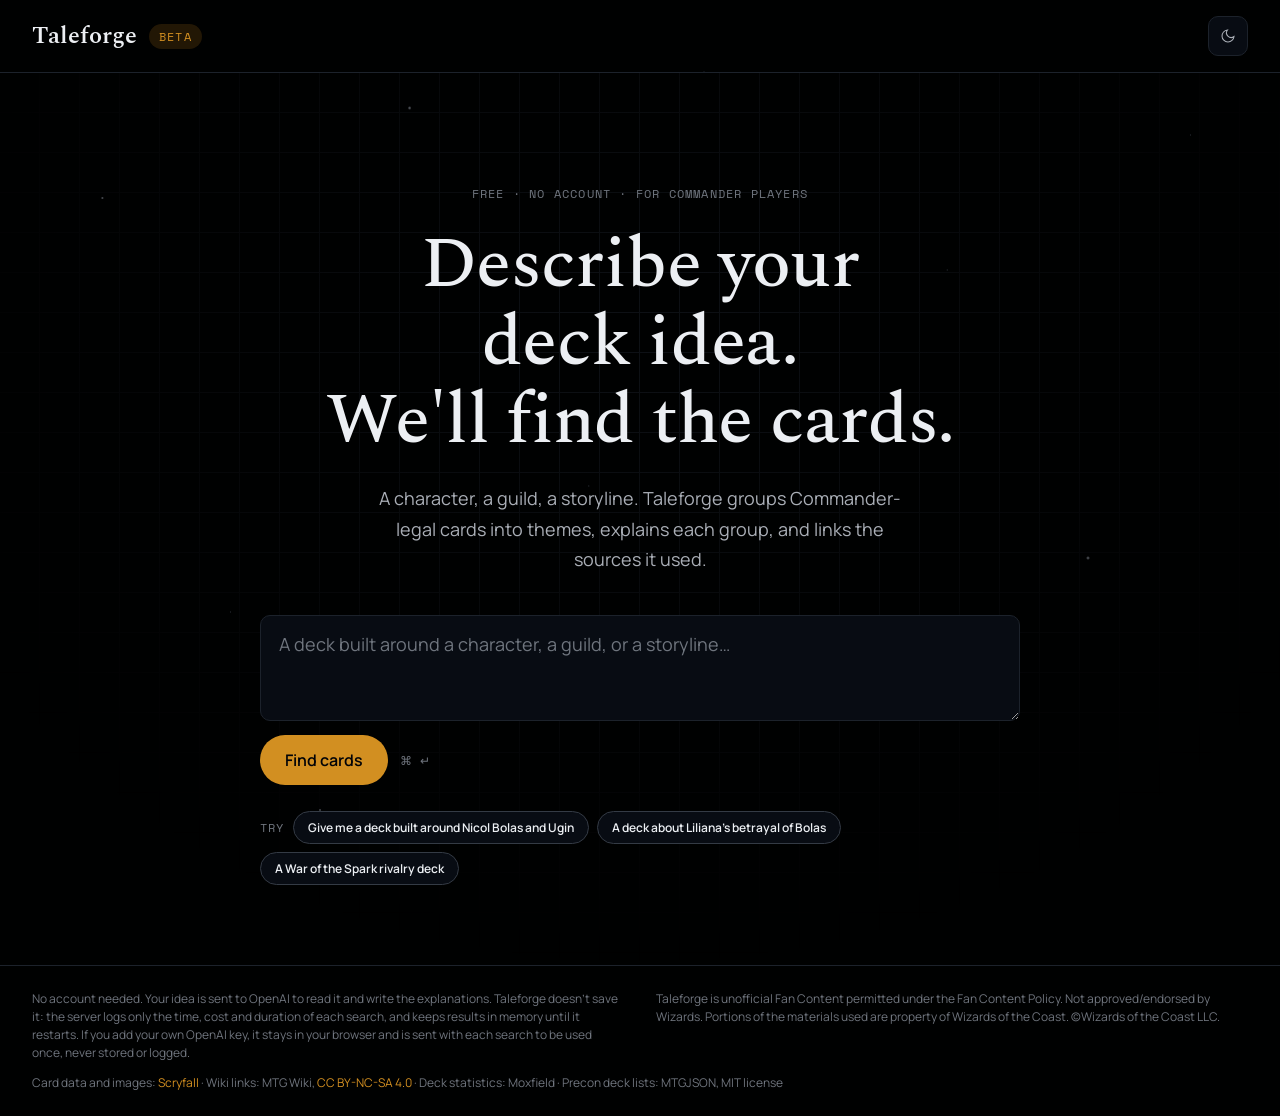
<file: v-blackout/index.html>
<!doctype html>
<html lang="en">
<head>
<meta charset="utf-8">
<meta name="viewport" content="width=device-width, initial-scale=1">
<title>Taleforge (blackout)</title>
<meta name="description" content="Describe a Magic: The Gathering Commander deck idea and get cards grouped into themes, with short explanations and sources.">
<link rel="stylesheet" href="app.css">
<script src="../theme.js"></script>
</head>
<body>
<div class="stars bg-stars" aria-hidden="true"></div>

<header class="site-header">
  <div class="brand">
    <a class="wordmark" href="index.html">Taleforge</a>
    <span class="badge">Beta</span>
  </div>
  <div class="header-actions">
    <button type="button" class="theme-toggle" aria-label="Toggle theme">
      <svg class="moon" width="16" height="16" viewBox="0 0 24 24" fill="none" stroke="currentColor" stroke-width="1.6"><path d="M21 12.8A9 9 0 1 1 11.2 3 7 7 0 0 0 21 12.8z"/></svg>
      <svg class="sun" width="16" height="16" viewBox="0 0 24 24" fill="none" stroke="currentColor" stroke-width="1.6"><circle cx="12" cy="12" r="4"/><path d="M12 2v3M12 19v3M4.2 4.2l2.1 2.1M17.7 17.7l2.1 2.1M2 12h3M19 12h3M4.2 19.8l2.1-2.1M17.7 6.3l2.1-2.1"/></svg>
    </button>
  </div>
</header>

<main class="home">
  <div class="grid bg-grid" aria-hidden="true"></div>
  <div class="hero">
    <span class="label">Free · no account · for Commander players</span>
    <h1>Describe your deck idea.<br>We'll find the cards.</h1>
    <p class="lede">A character, a guild, a storyline. Taleforge groups Commander-legal cards into themes, explains each group, and links the sources it used.</p>

    <form class="search" action="results.html" method="get">
      <textarea id="q" name="q" aria-label="Your deck idea" rows="3" required placeholder="A deck built around a character, a guild, or a storyline…"></textarea>
      <span class="hint" id="hint" hidden>Describe a deck idea first: a character, a guild, or a story.</span>
      <div class="row">
        <button type="submit" class="btn btn-primary btn-lg">Find cards</button>
        <span class="kbd" aria-hidden="true">⌘ ↵</span>
      </div>
      <div class="examples">
        <span class="label">Try</span>
        <button type="button" class="btn btn-secondary btn-sm" data-example>Give me a deck built around Nicol Bolas and Ugin</button>
        <button type="button" class="btn btn-secondary btn-sm" data-example>A deck about Liliana's betrayal of Bolas</button>
        <button type="button" class="btn btn-secondary btn-sm" data-example>A War of the Spark rivalry deck</button>
      </div>
    </form>
  </div>
</main>

<footer class="site-footer"></footer>
<script src="../footer.js"></script>

<script>
  const form = document.querySelector('.search');
  const q = document.getElementById('q');
  const hint = document.getElementById('hint');
  form.noValidate = true;
  q.value = new URLSearchParams(location.search).get('q') || '';
  form.addEventListener('submit', (e) => {
    q.value = q.value.trim();
    if (!q.value) { e.preventDefault(); hint.hidden = false; q.focus(); }
  });
  q.addEventListener('input', () => { hint.hidden = true; });
  q.addEventListener('keydown', (e) => {
    if ((e.metaKey || e.ctrlKey) && e.key === 'Enter') { e.preventDefault(); form.requestSubmit(); }
  });
  document.querySelectorAll('[data-example]').forEach((b) => b.addEventListener('click', () => {
    q.value = b.textContent; hint.hidden = true; q.focus();
  }));
</script>
</body>
</html>
</file>
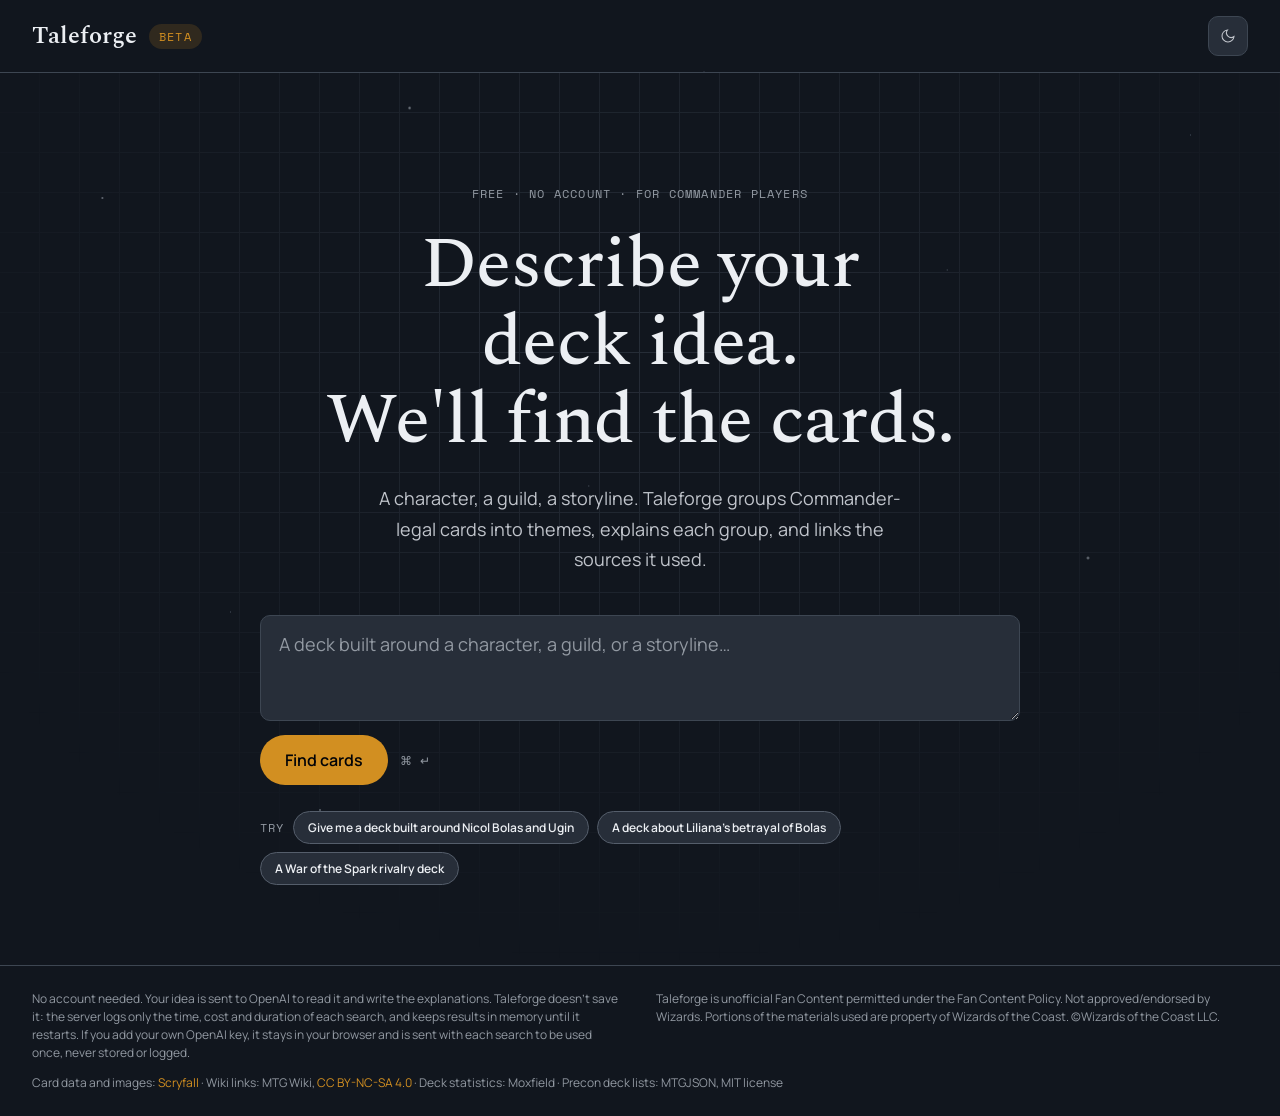
<file: v-lifted/index.html>
<!doctype html>
<html lang="en">
<head>
<meta charset="utf-8">
<meta name="viewport" content="width=device-width, initial-scale=1">
<title>Taleforge (lifted)</title>
<meta name="description" content="Describe a Magic: The Gathering Commander deck idea and get cards grouped into themes, with short explanations and sources.">
<link rel="stylesheet" href="app.css">
<script src="../theme.js"></script>
</head>
<body>
<div class="stars bg-stars" aria-hidden="true"></div>

<header class="site-header">
  <div class="brand">
    <a class="wordmark" href="index.html">Taleforge</a>
    <span class="badge">Beta</span>
  </div>
  <div class="header-actions">
    <button type="button" class="theme-toggle" aria-label="Toggle theme">
      <svg class="moon" width="16" height="16" viewBox="0 0 24 24" fill="none" stroke="currentColor" stroke-width="1.6"><path d="M21 12.8A9 9 0 1 1 11.2 3 7 7 0 0 0 21 12.8z"/></svg>
      <svg class="sun" width="16" height="16" viewBox="0 0 24 24" fill="none" stroke="currentColor" stroke-width="1.6"><circle cx="12" cy="12" r="4"/><path d="M12 2v3M12 19v3M4.2 4.2l2.1 2.1M17.7 17.7l2.1 2.1M2 12h3M19 12h3M4.2 19.8l2.1-2.1M17.7 6.3l2.1-2.1"/></svg>
    </button>
  </div>
</header>

<main class="home">
  <div class="grid bg-grid" aria-hidden="true"></div>
  <div class="hero">
    <span class="label">Free · no account · for Commander players</span>
    <h1>Describe your deck idea.<br>We'll find the cards.</h1>
    <p class="lede">A character, a guild, a storyline. Taleforge groups Commander-legal cards into themes, explains each group, and links the sources it used.</p>

    <form class="search" action="results.html" method="get">
      <textarea id="q" name="q" aria-label="Your deck idea" rows="3" required placeholder="A deck built around a character, a guild, or a storyline…"></textarea>
      <span class="hint" id="hint" hidden>Describe a deck idea first: a character, a guild, or a story.</span>
      <div class="row">
        <button type="submit" class="btn btn-primary btn-lg">Find cards</button>
        <span class="kbd" aria-hidden="true">⌘ ↵</span>
      </div>
      <div class="examples">
        <span class="label">Try</span>
        <button type="button" class="btn btn-secondary btn-sm" data-example>Give me a deck built around Nicol Bolas and Ugin</button>
        <button type="button" class="btn btn-secondary btn-sm" data-example>A deck about Liliana's betrayal of Bolas</button>
        <button type="button" class="btn btn-secondary btn-sm" data-example>A War of the Spark rivalry deck</button>
      </div>
    </form>
  </div>
</main>

<footer class="site-footer"></footer>
<script src="../footer.js"></script>

<script>
  const form = document.querySelector('.search');
  const q = document.getElementById('q');
  const hint = document.getElementById('hint');
  form.noValidate = true;
  q.value = new URLSearchParams(location.search).get('q') || '';
  form.addEventListener('submit', (e) => {
    q.value = q.value.trim();
    if (!q.value) { e.preventDefault(); hint.hidden = false; q.focus(); }
  });
  q.addEventListener('input', () => { hint.hidden = true; });
  q.addEventListener('keydown', (e) => {
    if ((e.metaKey || e.ctrlKey) && e.key === 'Enter') { e.preventDefault(); form.requestSubmit(); }
  });
  document.querySelectorAll('[data-example]').forEach((b) => b.addEventListener('click', () => {
    q.value = b.textContent; hint.hidden = true; q.focus();
  }));
</script>
</body>
</html>
</file>
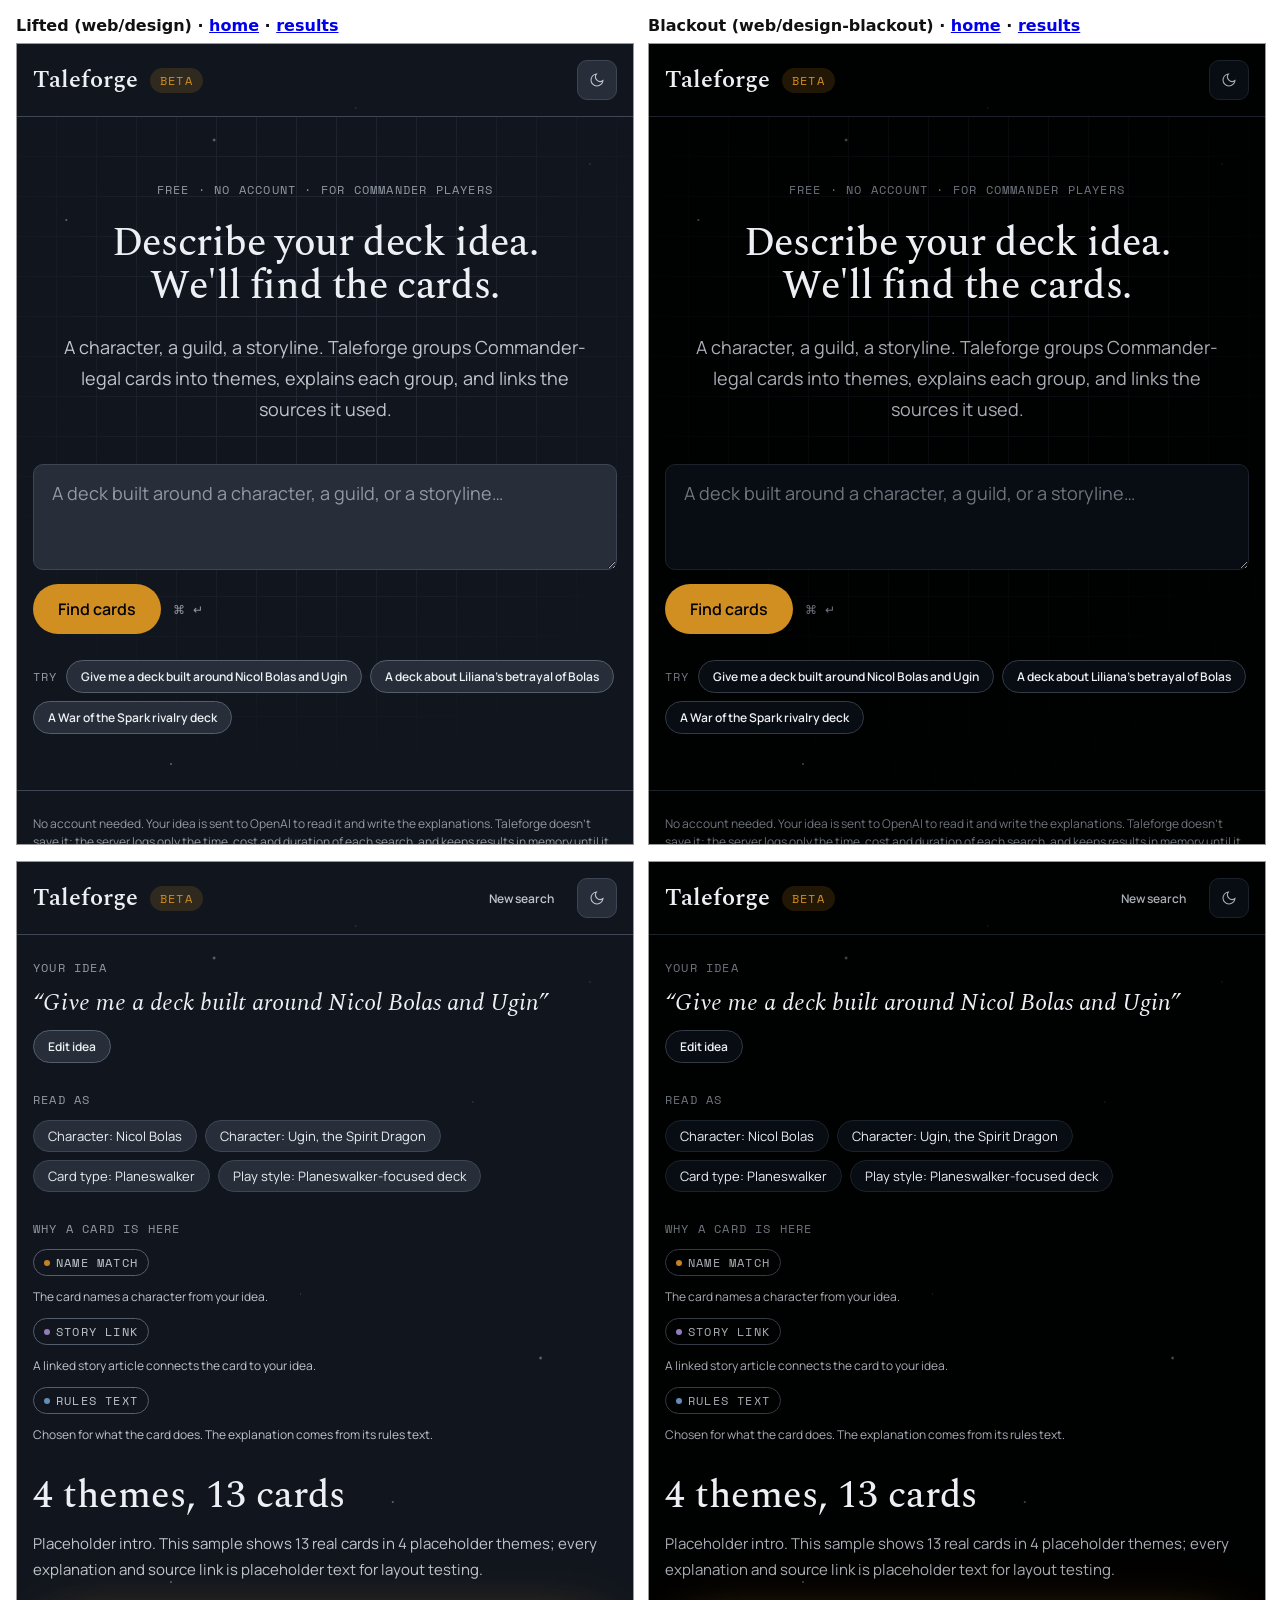
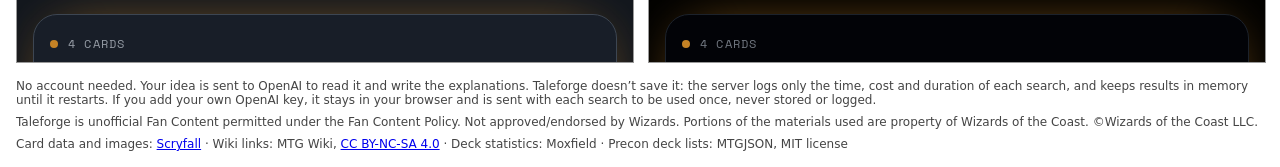
<file: compare.html>
<!doctype html>
<html lang="en">
<head>
<meta charset="utf-8">
<meta name="viewport" content="width=device-width, initial-scale=1">
<title>Taleforge tone compare</title>
<style>
  body { margin: 0; padding: 16px; font-family: system-ui, sans-serif; background: #fff; color: #111; }
  .cols { display: grid; grid-template-columns: 1fr 1fr; gap: 16px; }
  h2 { margin: 0 0 8px; font-size: 16px; }
  iframe { display: block; width: 100%; height: 800px; border: 1px solid #999; margin-bottom: 16px; }
  .site-footer { display: flex; flex-direction: column; gap: 8px; font-size: 12px; color: #444; }
  .site-footer p { margin: 0; }
  @media (max-width: 800px) { .cols { grid-template-columns: 1fr; } }
</style>
</head>
<body>
<div class="cols">
  <section>
    <h2>Lifted (web/design) · <a href="v-lifted/index.html" target="_blank">home</a> · <a href="v-lifted/results.html" target="_blank">results</a></h2>
    <iframe src="v-lifted/index.html" title="Lifted home"></iframe>
    <iframe src="v-lifted/results.html" title="Lifted results"></iframe>
  </section>
  <section>
    <h2>Blackout (web/design-blackout) · <a href="v-blackout/index.html" target="_blank">home</a> · <a href="v-blackout/results.html" target="_blank">results</a></h2>
    <iframe src="v-blackout/index.html" title="Blackout home"></iframe>
    <iframe src="v-blackout/results.html" title="Blackout results"></iframe>
  </section>
</div>
<footer class="site-footer"></footer>
<script src="footer.js"></script>
</body>
</html>
</file>
<file: v-blackout/app.css>
/* Taleforge site styles. Tokens come from ../design-blackout/_ds. */
@import url("../design-blackout/_ds/taleforge-design-system-ac396985-d5b7-4bbc-83fa-dc9fec57bca8/styles.css");

* { box-sizing: border-box; }
html, body { margin: 0; background: var(--bg-page); }
body {
  min-height: 100vh; display: flex; flex-direction: column; position: relative;
  color: var(--text-primary); font-family: var(--font-body); font-size: var(--text-base);
}
a { color: var(--link); text-decoration: none; }
a:hover { color: var(--link-hover); text-decoration: underline; }
::selection { background: var(--accent-soft-strong); }
:focus-visible { outline: 2px solid var(--focus-ring); outline-offset: 2px; }
.stars { position: fixed; inset: 0; pointer-events: none; }

/* ---- header / footer ---- */
.site-header {
  position: relative; display: flex; align-items: center; justify-content: space-between; gap: 16px;
  padding: 16px 32px; border-bottom: 1px solid var(--border-subtle);
}
.brand { display: flex; align-items: center; gap: 12px; }
.wordmark { font-family: var(--font-display); font-weight: 600; font-size: 24px; color: var(--text-primary); }
.wordmark:hover { color: var(--text-primary); text-decoration: none; }
.header-actions { display: flex; align-items: center; gap: 8px; }
.site-footer {
  position: relative; display: flex; flex-wrap: wrap; justify-content: space-between; gap: 12px 32px;
  padding: 24px 32px; border-top: 1px solid var(--border-subtle);
  font-size: var(--text-xs); line-height: var(--leading-normal); color: var(--text-muted);
}
.site-footer > * { flex: 1 1 320px; max-width: 640px; margin: 0; overflow-wrap: anywhere; }
.site-footer .credits { flex-basis: 100%; max-width: none; }

/* ---- primitives (ported from design/_ds components) ---- */
.label {
  font-family: var(--font-mono); font-size: var(--text-xs); letter-spacing: var(--tracking-label);
  text-transform: uppercase; color: var(--text-muted);
}
.badge {
  display: inline-flex; align-items: center; padding: 4px 10px; border-radius: var(--radius-pill);
  font-family: var(--font-mono); font-size: var(--text-xs); letter-spacing: var(--tracking-label);
  text-transform: uppercase; background: var(--accent-soft); color: var(--accent-9);
}
.btn {
  display: inline-flex; align-items: center; gap: 8px; border: 1px solid transparent; border-radius: var(--radius-pill);
  font-family: var(--font-body); font-weight: 600; cursor: pointer; text-decoration: none;
  transition: background var(--dur-fast) var(--ease-standard), box-shadow var(--dur-fast) var(--ease-standard);
}
.btn:hover { text-decoration: none; }
.btn:focus-visible { outline: none; box-shadow: var(--glow-focus); }
.btn-sm { padding: 7px 14px; font-size: var(--text-xs); }
.btn-md { padding: 10px 18px; font-size: var(--text-sm); }
.btn-lg { padding: 13px 24px; font-size: var(--text-md); }
.btn-primary { background: var(--accent-9); color: var(--accent-contrast); }
.btn-primary:hover { background: var(--accent-10); color: var(--accent-contrast); }
.btn-secondary { background: var(--surface-raised); color: var(--text-primary); border-color: var(--border-strong); }
.btn-secondary:hover { background: var(--n-4); color: var(--text-primary); }
.btn-ghost { background: transparent; color: var(--text-secondary); }
.btn-ghost:hover { color: var(--text-primary); }
.theme-toggle {
  width: 40px; height: 40px; display: flex; align-items: center; justify-content: center; cursor: pointer;
  border: 1px solid var(--border-subtle); border-radius: var(--radius-md);
  background: var(--surface-raised); color: var(--text-secondary);
}
.theme-toggle .sun { display: none; }
[data-theme="light"] .theme-toggle .sun { display: block; }
[data-theme="light"] .theme-toggle .moon { display: none; }
.chip {
  display: inline-flex; align-items: center; padding: 6px 14px; border-radius: var(--radius-pill);
  background: var(--surface-raised); border: 1px solid var(--border-subtle); font-size: var(--text-sm);
}
.tag {
  display: inline-flex; align-items: center; gap: 6px; padding: 4px 10px; border-radius: var(--radius-pill);
  border: 1px solid var(--border-strong); color: var(--text-secondary);
  font-family: var(--font-mono); font-size: var(--text-xs); letter-spacing: var(--tracking-label); text-transform: uppercase;
}
.tag::before { content: ""; width: 6px; height: 6px; border-radius: 50%; background: var(--dot, var(--text-muted)); flex: none; }
.tag-name { --dot: var(--side-amber); }
.tag-story { --dot: var(--side-violet); }
.tag-rules { --dot: var(--side-slate); }

/* ---- home ---- */
.home { position: relative; flex: 1; padding: 112px 24px 80px; }
.home .grid {
  position: absolute; inset: 0; pointer-events: none;
  -webkit-mask-image: radial-gradient(ellipse 60% 70% at 50% 30%, black, transparent);
  mask-image: radial-gradient(ellipse 60% 70% at 50% 30%, black, transparent);
}
.hero { position: relative; max-width: 760px; margin: 0 auto; display: flex; flex-direction: column; align-items: center; gap: 24px; text-align: center; }
.hero h1 {
  margin: 0; font-family: var(--font-display); font-weight: 500; font-size: clamp(40px, 6.4vw, 72px);
  line-height: var(--leading-tight); letter-spacing: var(--tracking-tight); text-wrap: balance;
}
.hero .lede { margin: 0; max-width: 540px; color: var(--text-secondary); font-size: var(--text-lg); line-height: var(--leading-relaxed); text-wrap: pretty; }
.search { width: 100%; display: flex; flex-direction: column; gap: 14px; text-align: left; margin-top: 16px; }
.search textarea {
  width: 100%; resize: vertical; padding: 16px 18px; border-radius: var(--radius-md);
  font-family: var(--font-body); font-size: var(--text-lg); color: var(--text-primary);
  background: var(--surface-raised); border: 1px solid var(--border-subtle); outline: none;
  transition: border-color var(--dur-fast) var(--ease-standard), box-shadow var(--dur-fast) var(--ease-standard);
}
.search textarea:focus { border-color: var(--accent-9); box-shadow: var(--glow-focus); }
.search textarea::placeholder { color: var(--text-muted); }
.search .hint { font-size: var(--text-sm); color: var(--warning-9); }
.search .row { display: flex; flex-wrap: wrap; align-items: center; gap: 12px; }
.kbd { font-family: var(--font-mono); font-size: var(--text-xs); letter-spacing: var(--tracking-wide); color: var(--text-muted); }
.examples { display: flex; flex-wrap: wrap; align-items: center; gap: 8px; margin-top: 12px; }

/* ---- results ---- */
.results { position: relative; flex: 1; padding: 40px 32px 80px; }
.results-inner { max-width: 1360px; margin: 0 auto; display: flex; flex-wrap: wrap; align-items: flex-start; gap: 48px; }
.results aside { flex: 1 1 260px; max-width: 320px; position: sticky; top: 24px; display: flex; flex-direction: column; gap: 28px; }
.aside-block { display: flex; flex-direction: column; gap: 12px; align-items: flex-start; }
.idea { margin: 0; font-family: var(--font-display); font-style: italic; font-size: var(--text-2xl); line-height: var(--leading-snug); text-wrap: pretty; }
.chips { display: flex; flex-wrap: wrap; gap: 8px; }
.note { font-size: var(--text-xs); line-height: var(--leading-normal); color: var(--text-secondary); }
.preview-note {
  background: var(--surface-card); border: 1px solid var(--border-subtle); border-radius: var(--radius-lg);
  padding: var(--space-20); font-size: var(--text-sm); line-height: var(--leading-normal); color: var(--text-secondary);
}
.preview-note strong { color: var(--text-primary); }
.results main, .results .groups { flex: 999 1 560px; min-width: 0; display: flex; flex-direction: column; gap: 32px; }
.summary { display: flex; flex-direction: column; gap: 14px; }
.summary h1 { margin: 0; font-family: var(--font-display); font-weight: 500; font-size: var(--text-5xl); line-height: var(--leading-tight); }
.summary p { margin: 0; max-width: 720px; color: var(--text-secondary); line-height: var(--leading-relaxed); }
.group {
  border-radius: var(--radius-xl); border: 1px solid var(--border-subtle); background: var(--bg-section-alt);
  padding: var(--space-24) var(--space-24) var(--space-32); box-shadow: 0 0 56px -24px var(--glow);
  display: flex; flex-direction: column; gap: 16px;
}
.group-head { display: flex; align-items: center; gap: 10px; }
.group-head .dot { width: 8px; height: 8px; border-radius: 50%; background: var(--glow); flex: none; }
.group h2 { margin: 0; font-family: var(--font-display); font-weight: 600; font-size: var(--text-3xl); line-height: var(--leading-snug); text-wrap: balance; }
.group .reasoning { margin: 0; max-width: 680px; color: var(--text-secondary); line-height: var(--leading-relaxed); text-wrap: pretty; }
.provenance {
  display: flex; flex-wrap: wrap; align-items: baseline; gap: 6px 16px; padding-bottom: 8px;
  border-bottom: 1px solid var(--border-subtle);
}
.provenance em { font-size: var(--text-xs); color: var(--text-muted); }
.src { font-family: var(--font-mono); font-size: var(--text-xs); letter-spacing: var(--tracking-wide); }
.cards { display: grid; grid-template-columns: repeat(auto-fill, minmax(220px, 1fr)); gap: 32px 24px; padding-top: 8px; }
.card { display: flex; flex-direction: column; gap: 10px; }
.card .art {
  display: block; aspect-ratio: 488 / 680; border-radius: 4.75% / 3.5%; overflow: hidden;
  border: 1px solid var(--border-subtle);
  background: repeating-linear-gradient(135deg, var(--n-3), var(--n-3) 10px, var(--n-2) 10px, var(--n-2) 20px);
  transition: transform var(--dur-base) var(--ease-standard), box-shadow var(--dur-base) var(--ease-standard);
}
.card .art:hover, .card .art:focus-visible { transform: translateY(-2px); box-shadow: var(--shadow-popover); }
.card .art img { display: block; width: 100%; height: 100%; object-fit: cover; }
.card h3 { margin: 0; font-size: var(--text-sm); font-weight: 700; line-height: var(--leading-snug); }
.card p { margin: 0; font-size: var(--text-sm); line-height: var(--leading-relaxed); color: var(--text-secondary); }
.card .meta { display: flex; flex-wrap: wrap; align-items: center; justify-content: space-between; gap: 8px; margin-top: auto; }
.card .links { display: flex; gap: 12px; }
.card .links a { font-family: var(--font-mono); font-size: 10px; letter-spacing: .04em; }
.end-note { margin: 8px 0 0; font-size: var(--text-sm); color: var(--text-muted); text-align: center; }

@media (max-width: 720px) {
  .site-header, .site-footer { padding-left: 16px; padding-right: 16px; }
  .home { padding: 64px 16px 56px; }
  .results { padding: 24px 16px 56px; }
  .results aside { position: static; max-width: none; }
  .summary h1 { font-size: var(--text-4xl); }
  .group { padding: var(--space-20) var(--space-16) var(--space-24); }
  .cards { grid-template-columns: repeat(auto-fill, minmax(150px, 1fr)); gap: 24px 16px; }
}

/* Results: one column at 1000px and below. The row wraps near 930px (aside 260 + gap 48 + main 560 + padding),
   but the aside was sticky until 720px, so in between it scrolled over the results. */
@media (max-width: 1000px) {
  .results-inner { flex-direction: column; align-items: stretch; gap: 32px; }
  .results aside { position: static; top: auto; flex: none; width: 100%; max-width: none; }
  .results main, .results .groups { flex: none; width: 100%; }
}
@media (max-width: 900px) { .cards { grid-template-columns: repeat(2, minmax(0, 1fr)); } }
@media (max-width: 560px) { .cards { grid-template-columns: minmax(0, 1fr); } }
</file>
<file: v-lifted/app.css>
/* Taleforge site styles. Tokens come from ../design/_ds. */
@import url("../design/_ds/taleforge-design-system-ac396985-d5b7-4bbc-83fa-dc9fec57bca8/styles.css");

/* "Lifted" dark tone: the default look in design/Taleforge.dc.html */
:root:not([data-theme="light"]) {
  --n-0: oklch(20% 0.018 258); --n-1: oklch(23.5% 0.02 258); --n-2: oklch(26.5% 0.021 258);
  --n-3: oklch(30% 0.022 258); --n-4: oklch(33.5% 0.023 258); --n-5: oklch(39% 0.024 258);
  --n-6: oklch(48% 0.024 258); --n-7: oklch(68% 0.016 258); --n-8: oklch(82% 0.01 258);
}

* { box-sizing: border-box; }
html, body { margin: 0; background: var(--bg-page); }
body {
  min-height: 100vh; display: flex; flex-direction: column; position: relative;
  color: var(--text-primary); font-family: var(--font-body); font-size: var(--text-base);
}
a { color: var(--link); text-decoration: none; }
a:hover { color: var(--link-hover); text-decoration: underline; }
::selection { background: var(--accent-soft-strong); }
:focus-visible { outline: 2px solid var(--focus-ring); outline-offset: 2px; }
.stars { position: fixed; inset: 0; pointer-events: none; }

/* ---- header / footer ---- */
.site-header {
  position: relative; display: flex; align-items: center; justify-content: space-between; gap: 16px;
  padding: 16px 32px; border-bottom: 1px solid var(--border-subtle);
}
.brand { display: flex; align-items: center; gap: 12px; }
.wordmark { font-family: var(--font-display); font-weight: 600; font-size: 24px; color: var(--text-primary); }
.wordmark:hover { color: var(--text-primary); text-decoration: none; }
.header-actions { display: flex; align-items: center; gap: 8px; }
.site-footer {
  position: relative; display: flex; flex-wrap: wrap; justify-content: space-between; gap: 12px 32px;
  padding: 24px 32px; border-top: 1px solid var(--border-subtle);
  font-size: var(--text-xs); line-height: var(--leading-normal); color: var(--text-muted);
}
.site-footer > * { flex: 1 1 320px; max-width: 640px; margin: 0; overflow-wrap: anywhere; }
.site-footer .credits { flex-basis: 100%; max-width: none; }

/* ---- primitives (ported from design/_ds components) ---- */
.label {
  font-family: var(--font-mono); font-size: var(--text-xs); letter-spacing: var(--tracking-label);
  text-transform: uppercase; color: var(--text-muted);
}
.badge {
  display: inline-flex; align-items: center; padding: 4px 10px; border-radius: var(--radius-pill);
  font-family: var(--font-mono); font-size: var(--text-xs); letter-spacing: var(--tracking-label);
  text-transform: uppercase; background: var(--accent-soft); color: var(--accent-9);
}
.btn {
  display: inline-flex; align-items: center; gap: 8px; border: 1px solid transparent; border-radius: var(--radius-pill);
  font-family: var(--font-body); font-weight: 600; cursor: pointer; text-decoration: none;
  transition: background var(--dur-fast) var(--ease-standard), box-shadow var(--dur-fast) var(--ease-standard);
}
.btn:hover { text-decoration: none; }
.btn:focus-visible { outline: none; box-shadow: var(--glow-focus); }
.btn-sm { padding: 7px 14px; font-size: var(--text-xs); }
.btn-md { padding: 10px 18px; font-size: var(--text-sm); }
.btn-lg { padding: 13px 24px; font-size: var(--text-md); }
.btn-primary { background: var(--accent-9); color: var(--accent-contrast); }
.btn-primary:hover { background: var(--accent-10); color: var(--accent-contrast); }
.btn-secondary { background: var(--surface-raised); color: var(--text-primary); border-color: var(--border-strong); }
.btn-secondary:hover { background: var(--n-4); color: var(--text-primary); }
.btn-ghost { background: transparent; color: var(--text-secondary); }
.btn-ghost:hover { color: var(--text-primary); }
.theme-toggle {
  width: 40px; height: 40px; display: flex; align-items: center; justify-content: center; cursor: pointer;
  border: 1px solid var(--border-subtle); border-radius: var(--radius-md);
  background: var(--surface-raised); color: var(--text-secondary);
}
.theme-toggle .sun { display: none; }
[data-theme="light"] .theme-toggle .sun { display: block; }
[data-theme="light"] .theme-toggle .moon { display: none; }
.chip {
  display: inline-flex; align-items: center; padding: 6px 14px; border-radius: var(--radius-pill);
  background: var(--surface-raised); border: 1px solid var(--border-subtle); font-size: var(--text-sm);
}
.tag {
  display: inline-flex; align-items: center; gap: 6px; padding: 4px 10px; border-radius: var(--radius-pill);
  border: 1px solid var(--border-strong); color: var(--text-secondary);
  font-family: var(--font-mono); font-size: var(--text-xs); letter-spacing: var(--tracking-label); text-transform: uppercase;
}
.tag::before { content: ""; width: 6px; height: 6px; border-radius: 50%; background: var(--dot, var(--text-muted)); flex: none; }
.tag-name { --dot: var(--side-amber); }
.tag-story { --dot: var(--side-violet); }
.tag-rules { --dot: var(--side-slate); }

/* ---- home ---- */
.home { position: relative; flex: 1; padding: 112px 24px 80px; }
.home .grid {
  position: absolute; inset: 0; pointer-events: none;
  -webkit-mask-image: radial-gradient(ellipse 60% 70% at 50% 30%, black, transparent);
  mask-image: radial-gradient(ellipse 60% 70% at 50% 30%, black, transparent);
}
.hero { position: relative; max-width: 760px; margin: 0 auto; display: flex; flex-direction: column; align-items: center; gap: 24px; text-align: center; }
.hero h1 {
  margin: 0; font-family: var(--font-display); font-weight: 500; font-size: clamp(40px, 6.4vw, 72px);
  line-height: var(--leading-tight); letter-spacing: var(--tracking-tight); text-wrap: balance;
}
.hero .lede { margin: 0; max-width: 540px; color: var(--text-secondary); font-size: var(--text-lg); line-height: var(--leading-relaxed); text-wrap: pretty; }
.search { width: 100%; display: flex; flex-direction: column; gap: 14px; text-align: left; margin-top: 16px; }
.search textarea {
  width: 100%; resize: vertical; padding: 16px 18px; border-radius: var(--radius-md);
  font-family: var(--font-body); font-size: var(--text-lg); color: var(--text-primary);
  background: var(--surface-raised); border: 1px solid var(--border-subtle); outline: none;
  transition: border-color var(--dur-fast) var(--ease-standard), box-shadow var(--dur-fast) var(--ease-standard);
}
.search textarea:focus { border-color: var(--accent-9); box-shadow: var(--glow-focus); }
.search textarea::placeholder { color: var(--text-muted); }
.search .hint { font-size: var(--text-sm); color: var(--warning-9); }
.search .row { display: flex; flex-wrap: wrap; align-items: center; gap: 12px; }
.kbd { font-family: var(--font-mono); font-size: var(--text-xs); letter-spacing: var(--tracking-wide); color: var(--text-muted); }
.examples { display: flex; flex-wrap: wrap; align-items: center; gap: 8px; margin-top: 12px; }

/* ---- results ---- */
.results { position: relative; flex: 1; padding: 40px 32px 80px; }
.results-inner { max-width: 1360px; margin: 0 auto; display: flex; flex-wrap: wrap; align-items: flex-start; gap: 48px; }
.results aside { flex: 1 1 260px; max-width: 320px; position: sticky; top: 24px; display: flex; flex-direction: column; gap: 28px; }
.aside-block { display: flex; flex-direction: column; gap: 12px; align-items: flex-start; }
.idea { margin: 0; font-family: var(--font-display); font-style: italic; font-size: var(--text-2xl); line-height: var(--leading-snug); text-wrap: pretty; }
.chips { display: flex; flex-wrap: wrap; gap: 8px; }
.note { font-size: var(--text-xs); line-height: var(--leading-normal); color: var(--text-secondary); }
.preview-note {
  background: var(--surface-card); border: 1px solid var(--border-subtle); border-radius: var(--radius-lg);
  padding: var(--space-20); font-size: var(--text-sm); line-height: var(--leading-normal); color: var(--text-secondary);
}
.preview-note strong { color: var(--text-primary); }
.results main, .results .groups { flex: 999 1 560px; min-width: 0; display: flex; flex-direction: column; gap: 32px; }
.summary { display: flex; flex-direction: column; gap: 14px; }
.summary h1 { margin: 0; font-family: var(--font-display); font-weight: 500; font-size: var(--text-5xl); line-height: var(--leading-tight); }
.summary p { margin: 0; max-width: 720px; color: var(--text-secondary); line-height: var(--leading-relaxed); }
.group {
  border-radius: var(--radius-xl); border: 1px solid var(--border-subtle); background: var(--bg-section-alt);
  padding: var(--space-24) var(--space-24) var(--space-32); box-shadow: 0 0 56px -24px var(--glow);
  display: flex; flex-direction: column; gap: 16px;
}
.group-head { display: flex; align-items: center; gap: 10px; }
.group-head .dot { width: 8px; height: 8px; border-radius: 50%; background: var(--glow); flex: none; }
.group h2 { margin: 0; font-family: var(--font-display); font-weight: 600; font-size: var(--text-3xl); line-height: var(--leading-snug); text-wrap: balance; }
.group .reasoning { margin: 0; max-width: 680px; color: var(--text-secondary); line-height: var(--leading-relaxed); text-wrap: pretty; }
.provenance {
  display: flex; flex-wrap: wrap; align-items: baseline; gap: 6px 16px; padding-bottom: 8px;
  border-bottom: 1px solid var(--border-subtle);
}
.provenance em { font-size: var(--text-xs); color: var(--text-muted); }
.src { font-family: var(--font-mono); font-size: var(--text-xs); letter-spacing: var(--tracking-wide); }
.cards { display: grid; grid-template-columns: repeat(auto-fill, minmax(220px, 1fr)); gap: 32px 24px; padding-top: 8px; }
.card { display: flex; flex-direction: column; gap: 10px; }
.card .art {
  display: block; aspect-ratio: 488 / 680; border-radius: 4.75% / 3.5%; overflow: hidden;
  border: 1px solid var(--border-subtle);
  background: repeating-linear-gradient(135deg, var(--n-3), var(--n-3) 10px, var(--n-2) 10px, var(--n-2) 20px);
  transition: transform var(--dur-base) var(--ease-standard), box-shadow var(--dur-base) var(--ease-standard);
}
.card .art:hover, .card .art:focus-visible { transform: translateY(-2px); box-shadow: var(--shadow-popover); }
.card .art img { display: block; width: 100%; height: 100%; object-fit: cover; }
.card h3 { margin: 0; font-size: var(--text-sm); font-weight: 700; line-height: var(--leading-snug); }
.card p { margin: 0; font-size: var(--text-sm); line-height: var(--leading-relaxed); color: var(--text-secondary); }
.card .meta { display: flex; flex-wrap: wrap; align-items: center; justify-content: space-between; gap: 8px; margin-top: auto; }
.card .links { display: flex; gap: 12px; }
.card .links a { font-family: var(--font-mono); font-size: 10px; letter-spacing: .04em; }
.end-note { margin: 8px 0 0; font-size: var(--text-sm); color: var(--text-muted); text-align: center; }

@media (max-width: 720px) {
  .site-header, .site-footer { padding-left: 16px; padding-right: 16px; }
  .home { padding: 64px 16px 56px; }
  .results { padding: 24px 16px 56px; }
  .results aside { position: static; max-width: none; }
  .summary h1 { font-size: var(--text-4xl); }
  .group { padding: var(--space-20) var(--space-16) var(--space-24); }
  .cards { grid-template-columns: repeat(auto-fill, minmax(150px, 1fr)); gap: 24px 16px; }
}

/* Results: one column at 1000px and below. The row wraps near 930px (aside 260 + gap 48 + main 560 + padding),
   but the aside was sticky until 720px, so in between it scrolled over the results. */
@media (max-width: 1000px) {
  .results-inner { flex-direction: column; align-items: stretch; gap: 32px; }
  .results aside { position: static; top: auto; flex: none; width: 100%; max-width: none; }
  .results main, .results .groups { flex: none; width: 100%; }
}
@media (max-width: 900px) { .cards { grid-template-columns: repeat(2, minmax(0, 1fr)); } }
@media (max-width: 560px) { .cards { grid-template-columns: minmax(0, 1fr); } }
</file>
